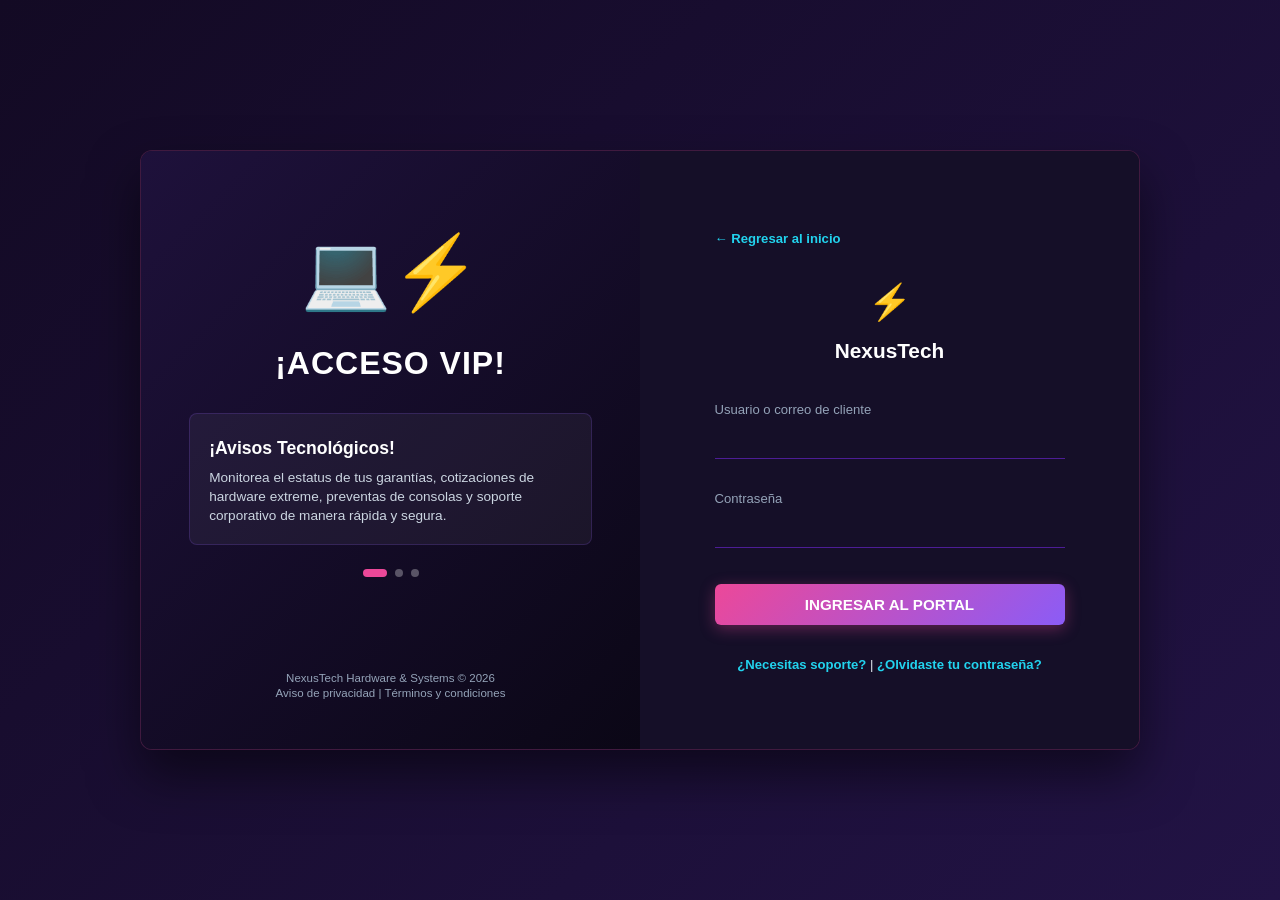
<file: login.html>
<!DOCTYPE html>
<html lang="es">
<head>
    <meta charset="UTF-8">
    <meta name="viewport" content="width=device-width, initial-scale=1.0">
    <title>Portal de Clientes - NexusTech Hardware & Systems</title>
    <link rel="stylesheet" href="styles.css">
</head>
<body class="cbtis-login-body">

    <!-- Contenedor principal de dos columnas -->
    <div class="cbtis-login-container">

        <!-- LADO IZQUIERDO: Panel Tecnológico con Bienvenida e Ilustración -->
        <div class="cbtis-left-panel">
            <div class="cbtis-left-content">
                
                <div class="cbtis-illustration-box">
                    <div class="cbtis-badge-icon">💻⚡</div>
                    <h2>¡ACCESO VIP!</h2>
                </div>

                <div class="cbtis-notices-box">
                    <h3>¡Avisos Tecnológicos!</h3>
                    <p>Monitorea el estatus de tus garantías, cotizaciones de hardware extreme, preventas de consolas y soporte corporativo de manera rápida y segura.</p>
                </div>

                <div class="cbtis-slider-dots">
                    <span class="cbtis-dot active"></span>
                    <span class="cbtis-dot"></span>
                    <span class="cbtis-dot"></span>
                </div>
            </div>

            <div class="cbtis-left-footer">
                NexusTech Hardware & Systems &copy; 2026<br>
                <span>Aviso de privacidad | Términos y condiciones</span>
            </div>
        </div>

        <!-- LADO DERECHO: Panel con el Formulario de Acceso -->
        <div class="cbtis-right-panel">
            <div class="cbtis-login-wrapper">
                
                <div class="login-back-container">
                    <a href="index.html" class="cbtis-back-link">← Regresar al inicio</a>
                </div>

                <div class="cbtis-logo-header">
                    <div class="login-logo-emoji">⚡</div>
                    <h1>Nexus<strong>Tech</strong></h1>
                </div>

                <form id="form-login" action="#" method="POST">
                    
                    <div class="cbtis-input-group">
                        <label for="usuario">Usuario o correo de cliente</label>
                        <input type="text" id="usuario" name="usuario" required>
                    </div>

                    <div class="cbtis-input-group">
                        <label for="password">Contraseña</label>
                        <input type="password" id="password" name="password" required>
                    </div>

                    <button type="submit" class="cbtis-btn-ingresar">INGRESAR AL PORTAL</button>

                </form>

                <div class="cbtis-login-help">
                    <a href="#">¿Necesitas soporte?</a> | <a href="#">¿Olvidaste tu contraseña?</a>
                </div>

            </div>
        </div>

    </div>

    <script src="script.js"></script>
</body>
</html>
</file>
<file: styles.css>
/* ======================================================================
   ESTILOS GENERALES Y PORTADA - NEXUSTECH
   ====================================================================== */
*{
    box-sizing: border-box; /* Incluye bordes y rellenos en el ancho y alto total */
    margin: 0;              /* Elimina los márgenes predeterminados de la página */
    padding: 0;             /* Elimina los rellenos internos predeterminados */
}

body {
    font-family: 'Segoe UI', Tahoma, Geneva, Verdana, sans-serif; /* Tipografía principal limpia y moderna */
    color: #e2e8f0;                 /* [Color modificado] Color de texto base claro */
    background-color: #0b0716;      /* [Color modificado] Fondo general morado ultra oscuro tecnológico */
    line-height: 1.6;               /* Espaciado de línea cómodo para la lectura */
}

/* --------------------------------------------------------------------
   BARRA SUPERIOR DE CONTACTO
   -------------------------------------------------------------------- */
.top-bar {
    background-color: #150f28;      /* [Color modificado] Fondo morado oscuro elegante para la barra superior */
    color: #cbd5e1;                 /* Color de texto gris claro secundario */
    font-size: 0.82rem;             /* Tamaño de fuente pequeño y sutil */
    padding: 0.5rem 2rem;           /* Relleno interno superior/inferior y lateral */
    border-bottom: 1px solid rgba(236, 72, 153, 0.2); /* [Color modificado] Línea divisoria en tono magenta sutil */
}

.top-bar-container {
    max-width: 1200px;     /* Ancho máximo estructurado para mantener simetría */
    margin: 0 auto;        /* Centra horizontalmente el contenedor */
    display: flex;         /* Activa el diseño flexible */
    justify-content: space-between; /* Distribuye el espacio entre los elementos internos */
    align-items: center;   /* Centra verticalmente los elementos */
}

.top-contacts {
    display: flex;         /* Distribuye los datos de contacto en fila horizontal */
    gap: 2rem;             /* Separación horizontal entre los elementos */
}

.top-item.whatsapp {
    color: #2dd4bf;        /* [Color modificado] Color turquesa brillante para destacar WhatsApp */
}

/* ======================================================================
   BARRA DE NAVEGACIÓN RESPONSIVA
   ====================================================================== */
.navbar {
    background-color: #120c22; /* [Color modificado] Fondo morado oscuro sólido para el menú de navegación */
    border-bottom: 1px solid rgba(236, 72, 153, 0.25); /* [Color modificado] Borde inferior en tono magenta */
    position: sticky;            /* Fija la barra en la parte superior al hacer scroll */
    top: 0;                      /* Posición de anclaje exacto en la parte superior */
    z-index: 1000;               /* Asegura que la barra esté siempre por encima de otros elementos */
    padding: 0.8rem 1.5rem;      /* Relleno interior de la barra de navegación */
}

.nav-container {
    max-width: 1200px;           /* Ancho máximo alineado con el resto del sitio */
    margin: 0 auto;              /* Centra el contenedor del menú */
    display: flex;               /* Modelo flexible */
    justify-content: space-between; /* Separa el logotipo de los enlaces del menú */
    align-items: center;         /* Alinea verticalmente al centro */
    flex-wrap: wrap;             /* Permite que los elementos bajen si falta espacio */
    gap: 1rem;                   /* Espaciado predeterminado */
}

.nav-brand {
    display: flex;               /* Contenedor flexible para la marca/logo */
    align-items: center;         /* Centra verticalmente el logotipo */
}

.brand-logo-img {
    height: 55px;                /* Altura fija estándar para el logotipo institucional */
    width: auto;                 /* Ancho proporcional automático */
    object-fit: contain;         /* Evita deformaciones en la imagen */
    display: block;              /* Elimina espacios fantasma inferiores */
}

.nav-links {
    display: flex;               /* Organiza los enlaces de navegación en línea */
    align-items: center;         /* Centra verticalmente */
    gap: 1.5rem;                 /* Espacio de separación entre cada opción del menú */
    flex-wrap: wrap;             /* Adaptable en pantallas chicas */
}

.nav-links a {
    text-decoration: none;       /* Quita el subrayado predeterminado de los enlaces */
    color: #cbd5e1;              /* [Color modificado] Texto claro para los enlaces */
    font-weight: 600;            /* Seminegrita para mejor visibilidad */
    font-size: 0.9rem;           /* Tamaño de fuente adecuado */
    transition: color 0.2s;      /* Transición suave al cambiar de color */
}

.nav-links a:hover {
    color: #ec4899;              /* [Color modificado] Cambia a magenta vibrante al pasar el cursor */
}

.btn-nav-login {
    background-color: #ec4899;   /* [Color modificado] Fondo magenta vibrante para el botón de clientes */
    color: white !important;     /* Texto blanco forzado */
    padding: 8px 16px;           /* Relleno interior del botón */
    border-radius: 6px;          /* Esquinas redondeadas */
    transition: background-color 0.2s; /* Transición suave en el color de fondo */
}

.btn-nav-login:hover {
    background-color: #db2777;   /* [Color modificado] Magenta más oscuro al pasar el cursor */
}

@media (max-width: 600px) {
    .navbar {
        padding: 0.6rem 1rem;  /* Reduce el padding en pantallas móviles pequeñas */
    }
    .nav-container {
        justify-content: center; /* Centra los elementos del menú en móviles */
    }
    .nav-links {
        gap: 1rem;             /* Reduce el espacio entre enlaces */
        justify-content: center; /* Centra los enlaces */
    }
}

/* --------------------------------------------------------------------
   SECCIÓN HERO (DOS COLUMNAS CON COLLAGE)
   -------------------------------------------------------------------- */
.hero-section {
    background: linear-gradient(135deg, #130a24 0%, #221345 100%); /* [Color modificado] Degradado morado y violeta profundo */
    color: #ffffff;              /* Texto general en blanco para alto contraste */
    padding: 5rem 2rem;          /* Relleno superior/inferior amplio y lateral */
    overflow: hidden;            /* Oculta desbordamientos */
}

.hero-container {
    max-width: 1200px;           /* Ancho máximo del contenedor principal */
    margin: 0 auto;              /* Centra el contenedor */
    display: grid;               /* Utiliza CSS Grid para organizar las columnas */
    grid-template-columns: 1.1fr 0.9fr; /* Texto ligeramente más ancho que el collage */
    gap: 3rem;                   /* Espacio de separación entre columnas */
    align-items: center;         /* Alinea verticalmente al centro */
}

@media (max-width: 900px) {
    .hero-container {
        grid-template-columns: 1fr; /* Cambia a una sola columna en pantallas medianas/móviles */
    }
}

.hero-tag {
    display: inline-block;       /* Permite aplicar padding y márgenes como bloque */
    background-color: rgba(6, 182, 212, 0.2); /* [Color modificado] Fondo turquesa translúcido */
    border: 1px solid rgba(6, 182, 212, 0.4);  /* Borde turquesa sutil */
    color: #22d3ee;              /* [Color modificado] Texto turquesa brillante */
    padding: 6px 16px;           /* Relleno interior */
    border-radius: 20px;         /* Bordes redondeados estilo píldora */
    font-size: 0.85rem;          /* Tamaño de fuente compacto */
    font-weight: 600;            /* Seminegrita */
    text-transform: uppercase;   /* Convierte el texto en mayúsculas */
    margin-bottom: 1.5rem;       /* Margen inferior */
}

.hero-text-side h1 {
    font-size: 2.8rem;           /* Tamaño de fuente grande para el título principal */
    font-weight: 800;            /* Grosor muy marcado */
    margin-bottom: 1rem;         /* Espacio inferior */
    letter-spacing: -0.5px;      /* Reduce ligeramente el espacio entre letras */
    line-height: 1.2;            /* Altura de línea compacta */
}

.hero-text-side p {
    font-size: 1.1rem;           /* Tamaño de fuente cómodo para la descripción */
    color: #cbd5e1;              /* [Color modificado] Color gris claro legible */
    margin-bottom: 2rem;         /* Espacio inferior */
    line-height: 1.6;            /* Altura de línea legible */
}

.hero-cta-box {
    background: rgba(18, 12, 34, 0.7); /* [Color modificado] Fondo morado oscuro semitransparente */
    border: 1px solid rgba(236, 72, 153, 0.25); /* [Color modificado] Borde magenta translúcido */
    padding: 1.8rem;             /* Relleno interno */
    border-radius: 12px;         /* Bordes redondeados */
    backdrop-filter: blur(6px);  /* Efecto de desenfoque de cristal esmerilado */
}

.btn-orange {
    display: inline-block;       /* Permite dimensiones en enlaces */
    background: linear-gradient(135deg, #ec4899 0%, #8b5cf6 100%); /* [Color modificado] Degradado vibrante de magenta a violeta */
    color: white;                /* Texto blanco */
    padding: 14px 28px;          /* Relleno interior generoso */
    border-radius: 8px;          /* Bordes redondeados */
    text-decoration: none;       /* Quita subrayado */
    font-weight: 700;            /* Negrita */
    font-size: 1.05rem;          /* Tamaño destacado */
    box-shadow: 0 4px 20px rgba(236, 72, 153, 0.4); /* [Color modificado] Sombra magenta difuminada */
    transition: transform 0.2s, box-shadow 0.2s; /* Transiciones suaves */
    margin-bottom: 1.2rem;       /* Espacio inferior */
}

.btn-orange:hover {
    transform: translateY(-2px); /* Eleva ligeramente el botón al pasar el cursor */
    box-shadow: 0 6px 25px rgba(236, 72, 153, 0.6); /* [Color modificado] Aumenta intensidad de sombra */
}

.hero-benefits {
    display: flex;               /* Organiza los beneficios en línea flexible */
    flex-wrap: wrap;             /* Salto de línea automático */
    gap: 15px;                   /* Espacio entre beneficios */
    font-size: 0.9rem;           /* Tamaño estándar */
    color: #e2e8f0;              /* [Color modificado] Gris claro */
    font-weight: 500;            /* Peso medio */
}

/* Estilos del Collage de Imágenes */
.image-collage {
    display: flex;               /* Organiza los elementos en columna */
    flex-direction: column;      /* Dirección vertical */
    gap: 15px;                   /* Espacio entre imágenes */
    background: rgba(255, 255, 255, 0.04); /* Fondo translúcido sutil */
    padding: 20px;               /* Relleno interior */
    border-radius: 20px;         /* Bordes redondeados del contenedor */
    border: 1px solid rgba(139, 92, 246, 0.2); /* [Color modificado] Borde violeta sutil */
}

.collage-main img {
    width: 100%;                 /* Ancho completo */
    height: 240px;               /* Altura fija para la imagen principal */
    object-fit: cover;           /* Recorta proporcionalmente sin deformar */
    border-radius: 12px;         /* Bordes redondeados */
    box-shadow: 0 10px 25px rgba(0,0,0,0.4); /* Sombra de profundidad */
}

.collage-sub {
    display: grid;               /* Cuadrícula para las dos imágenes inferiores */
    grid-template-columns: 1fr 1fr; /* Dos columnas iguales */
    gap: 15px;                   /* Espacio entre las secundarias */
}

.collage-sub img {
    width: 100%;                 /* Ancho completo */
    height: 140px;               /* Altura fija para secundarias */
    object-fit: cover;           /* Recorte proporcional */
    border-radius: 12px;         /* Bordes redondeados */
    box-shadow: 0 8px 20px rgba(0,0,0,0.4); /* Sombra de profundidad */
}

/* Clases específicas para el formulario de informes */
.hero-title-custom {
    font-size: 2.5rem;           /* Tamaño de título personalizado */
    margin-bottom: 1rem;         /* Margen inferior */
}

.hero-desc-custom {
    color: #cbd5e1;              /* [Color modificado] Color secundario claro */
    font-size: 1.0rem;           /* Tamaño legible */
    margin-bottom: 1.5rem;       /* Margen inferior */
}

.hero-subtitle-custom {
    font-size: 0.95rem;          /* Subtítulo */
    font-weight: 600;            /* Seminegrita */
    color: #22d3ee;              /* [Color modificado] Turquesa brillante */
    margin-bottom: 0.8rem;       /* Margen inferior */
}

.hero-benefits-column {
    display: flex;               /* Flexible vertical */
    flex-direction: column;      /* Apilado vertical */
    gap: 8px;                    /* Espaciado ajustado */
}

.cbtis-hero-form-card {
    background-color: #150f28;   /* [Color modificado] Fondo morado oscuro sólido para la tarjeta del formulario */
    color: #e2e8f0;              /* [Color modificado] Texto claro dentro de la tarjeta */
    padding: 2.2rem;             /* Relleno interno amplio */
    border-radius: 16px;         /* Bordes redondeados marcados */
    box-shadow: 0 20px 40px rgba(0, 0, 0, 0.4); /* Sombra elegante flotante */
    width: 100%;                 /* Ancho completo disponible */
    max-width: 440px;            /* Ancho máximo de la tarjeta */
    margin: 0 auto;              /* Centrado horizontal */
    border: 1px solid rgba(236, 72, 153, 0.2); /* [Color modificado] Borde sutil magenta */
}

.form-card-title {
    color: #ffffff;              /* [Color modificado] Color blanco destacado */
    font-size: 1.25rem;          /* Mediano destacado */
    font-weight: 700;            /* Negrita */
    margin-bottom: 1rem;         /* Margen inferior */
    text-align: center;          /* Centrado */
}

.form-group-margin {
    margin-bottom: 1rem;         /* Espacio inferior estándar entre campos */
}

.form-control-input {
    width: 100%;                 /* Ancho completo */
    background: #1e1535;         /* [Color modificado] Fondo morado interno para inputs */
    border: 1px solid #4c1d95;   /* [Color modificado] Borde violeta */
    border-radius: 8px;          /* Bordes redondeados */
    padding: 10px 14px;          /* Relleno interior cómodo */
    font-size: 0.9rem;           /* Tamaño de letra interno */
    color: #ffffff;              /* [Color modificado] Texto interno blanco */
    outline: none;               /* Sin borde de enfoque por defecto */
}

.form-control-select {
    width: 100%;                 /* Ancho completo */
    background: #1e1535;         /* [Color modificado] Fondo morado */
    border: 1px solid #4c1d95;   /* [Color modificado] Borde violeta */
    border-radius: 8px;          /* Bordes redondeados */
    padding: 10px 14px;          /* Relleno interior */
    font-size: 0.9rem;           /* Tamaño de fuente */
    color: #ffffff;              /* [Color modificado] Texto blanco */
    outline: none;               /* Quita contorno */
}
/*madas1*/
.form-date-label {
    font-size: 0.78rem;         /* Letra pequeña para etiquetas de fecha */
    color: #94a3b8;             /* [Color modificado] Gris secundario más claro */
    display: block;             /* Ocupa su propia línea */
    margin-bottom: 2px;         /* Margen inferior mínimo */
}

.form-control-date {
    width: 100%;                /* Ancho completo */
    background: #1e1535;         /* [Color modificado] Fondo morado interno */
    border: 1px solid #4c1d95;   /* [Color modificado] Borde violeta */
    border-radius: 8px;        /* Bordes redondeados */
    padding: 8px 14px;         /* Relleno interior */
    font-size: 0.9rem;         /* Tamaño de fuente */
    color: #ffffff;            /* [Color modificado] Texto interno blanco */
    outline: none;             /* Quita contorno */
}

.form-control-textarea {
    width: 100%;                /* Ancho completo */
    background: #1e1535;         /* [Color modificado] Fondo morado interno */
    border: 1px solid #4c1d95;   /* [Color modificado] Borde violeta */
    border-radius: 8px;        /* Bordes redondeados */
    padding: 10px 14px;        /* Relleno interior */
    font-size: 0.9rem;         /* Tamaño de fuente */
    color: #ffffff;            /* [Color modificado] Texto interno blanco */
    outline: none;             /* Quita contorno */
    font-family: inherit;      /* Hereda tipografía general */
}

/* ======================================================================
   CORRECCIÓN DEFINITIVA PARA LA CASILLA Y EL TEXTO DE ACEPTAR TÉRMINOS
   ====================================================================== */
.form-group-checkbox {
    margin-bottom: 1.2rem;     /* Espacio inferior */
    display: flex;             /* Contenedor flexible */
    flex-direction: row !important; /* Fuerza dirección horizontal estricta */
    align-items: flex-start !important; /* Alinea arriba */
    justify-content: flex-start !important; /* Alinea a la izquierda */
    gap: 10px;                 /* Espacio horizontal entre cuadro y texto */
    text-align: left;           /* Alineación izquierda */
    width: 100%;                /* Ancho completo */
}

.form-checkbox-input {
    width: 18px !important;    /* Ancho fijo forzado para el checkbox */
    height: 18px !important;   /* Alto fijo forzado */
    min-width: 18px;           /* Evita compresión */
    cursor: pointer;           /* Cambia cursor a mano */
    margin-top: 2px;           /* Ajuste vertical fino con la primera línea */
    flex-shrink: 0;            /* Impide deformación */
    appearance: auto;          /* Restaura el comportamiento visual nativo */
    -webkit-appearance: checkbox; /* Compatibilidad WebKit */
}

.form-checkbox-label {
    font-size: 0.78rem !important; /* Letra pequeña legible para textos legales */
    color: #cbd5e1 !important;    /* [Color modificado] Gris claro legible sobre fondo oscuro */
    line-height: 1.35 !important;  /* Altura de línea compacta */
    cursor: pointer;              /* Cursor interactivo */
    display: inline-block !important; /* Comportamiento en línea */
    width: auto !important;        /* Ancho automático */
    flex: 1;                       /* Ocupa el resto del espacio disponible */
}

.form-submit-btn {
    background: linear-gradient(135deg, #ec4899 0%, #8b5cf6 100%); /* [Color modificado] Degradado magenta/violeta vibrante */
    width: 100%;                   /* Ancho completo */
    border-radius: 8px;            /* Bordes redondeados */
    padding: 12px;                 /* Relleno interior */
    font-weight: 700;              /* Negrita */
    color: white;                  /* Texto blanco */
    border: none;                  /* Sin bordes */
    cursor: pointer;               /* Cursor de mano */
    box-shadow: 0 4px 15px rgba(236, 72, 153, 0.35); /* [Color modificado] Sombra magenta */
    transition: background 0.2s;   /* Transición suave */
}

.form-submit-btn:hover {
    background: linear-gradient(135deg, #db2777 0%, #7c3aed 100%); /* [Color modificado] Tono más oscuro al pasar el cursor */
}

.cbtis-hero-form-card input:focus, 
.cbtis-hero-form-card select:focus, 
.cbtis-hero-form-card textarea:focus {
    border-color: #ec4899 !important; /* [Color modificado] Cambia el borde a magenta brillante al enfocar */
    box-shadow: 0 0 0 3px rgba(236, 72, 153, 0.2); /* [Color modificado] Brillo magenta sutil alrededor */
}

/* ======================================================================
   ESTILOS DE OFERTA EDUCATIVA CON IMÁGENES
   ====================================================================== */
.careers-section {
    padding: 5rem 2rem;            /* Espaciado superior/inferior */
    background-color: #0b0716;     /* [Color modificado] Fondo general morado ultra oscuro */
}

.section-container {
    max-width: 1200px;             /* Ancho máximo centrado */
    margin: 0 auto;                /* Centrado horizontal */
}

.section-header {
    text-align: center;            /* Centrado de títulos de sección */
    margin-bottom: 3.5rem;         /* Espacio inferior */
}

.section-header h2 {
    font-size: 2.2rem;             /* Título grande */
    color: #ffffff;                /* [Color modificado] Título blanco destacado */
    margin-bottom: 0.5rem;         /* Espacio con subtítulo */
}

.section-header p {
    color: #94a3b8;                /* [Color modificado] Gris secundario */
    font-size: 1.05rem;            /* Tamaño legible */
}

.careers-grid {
    display: grid;                 /* Cuadrícula CSS adaptable */
    grid-template-columns: repeat(auto-fit, minmax(260px, 1fr)); /* Columnas responsivas */
    gap: 2rem;                     /* Espacio entre tarjetas */
}

.career-card {
    background-color: #150f28;     /* [Color modificado] Fondo morado oscuro para las tarjetas */
    border: 1px solid rgba(139, 92, 246, 0.2); /* [Color modificado] Borde violeta sutil */
    border-radius: 12px;           /* Esquinas redondeadas */
    overflow: hidden;              /* Oculta desbordamientos internos */
    box-shadow: 0 4px 15px rgba(0, 0, 0, 0.3); /* Sombra elegante */
    transition: transform 0.2s ease, box-shadow 0.2s ease; /* Transiciones suaves */
}

.career-card:hover {
    transform: translateY(-5px);   /* Eleva la tarjeta al pasar el cursor */
    box-shadow: 0 15px 30px rgba(236, 72, 153, 0.15); /* [Color modificado] Sombra magenta suave */
    border-color: #ec4899;         /* [Color modificado] Borde magenta al pasar cursor */
}

.career-img-container {
    width: 100%;                   /* Ancho completo */
    height: 160px;                 /* Altura fija de imagen */
    overflow: hidden;              /* Oculta desbordamientos */
}

.career-img-container img {
    width: 100%;                   /* Ancho adaptado */
    height: 100%;                  /* Alto adaptado */
    object-fit: cover;             /* Recorte proporcional */
    transition: transform 0.3s ease; /* Transición para zoom */
}

.career-card:hover .career-img-container img {
    transform: scale(1.05);        /* Efecto zoom in en imagen al hacer hover */
}

.career-content {
    padding: 1.8rem;               /* Relleno interno de textos */
}

.career-content h3 {
    font-size: 1.15rem;            /* Tamaño de título */
    color: #ffffff;                /* [Color modificado] Texto blanco */
    margin-bottom: 0.8rem;         /* Espacio inferior */
    font-weight: 700;              /* Negrita */
}

.career-content p {
    color: #cbd5e1;                /* [Color modificado] Gris descriptivo claro */
    font-size: 0.9rem;             /* Tamaño estándar */
    line-height: 1.5;              /* Altura de línea */
}

/* ======================================================================
   ESTILOS DEL PIE DE PÁGINA (FOOTER CON REDES SOCIALES)
   ====================================================================== */
.footer {
    background-color: #0b0716;     /* [Color modificado] Fondo morado ultra oscuro */
    color: #94a3b8;                /* Texto gris claro */
    padding: 2.5rem 2rem;          /* Relleno interior */
    border-top: 1px solid rgba(236, 72, 153, 0.15); /* [Color modificado] Línea superior magenta sutil */
}

.footer-container {
    max-width: 1200px;             /* Ancho máximo alineado */
    margin: 0 auto;                /* Centrado horizontal */
    display: flex;                 /* Distribución flexible */
    justify-content: space-between; /* Separa créditos de redes */
    align-items: center;           /* Centrado vertical */
    flex-wrap: wrap;               /* Adaptable */
    gap: 1.5rem;                   /* Espacio entre elementos */
}

.footer-info p {
    font-size: 0.9rem;             /* Tamaño estándar */
    color: #e2e8f0;                /* [Color modificado] Color legible claro */
    margin-bottom: 0.3rem;         /* Espacio mínimo */
}

.footer-author {
    font-size: 0.82rem;            /* Letra pequeña para autor */
    color: #94a3b8;                /* Gris sutil */
}

.footer-socials {
    display: flex;                 /* Iconos en línea */
    gap: 12px;                     /* Espacio entre iconos */
}

.social-icon {
    width: 38px;                   /* Ancho fijo circular */
    height: 38px;                  /* Alto fijo circular */
    background: rgba(255, 255, 255, 0.05); /* Fondo translúcido */
    border: 1px solid rgba(139, 92, 246, 0.2); /* [Color modificado] Borde violeta sutil */
    color: #ffffff;                /* Icono blanco */
    border-radius: 50%;            /* Círculo perfecto */
    display: flex;                 /* Centrado interno */
    align-items: center;           /* Centrado vertical */
    justify-content: center;       /* Centrado horizontal */
    text-decoration: none;         /* Sin subrayado */
    font-weight: 700;              /* Negrita */
    font-size: 0.95rem;            /* Tamaño del símbolo */
    transition: background 0.2s, transform 0.2s, border-color 0.2s; /* Transiciones */
}

.social-icon:hover {
    background: #ec4899;           /* [Color modificado] Magenta vibrante al pasar cursor */
    border-color: #ec4899;         /* [Color modificado] Borde magenta */
    transform: translateY(-3px);   /* Eleva sutilmente el icono */
}

@media (max-width: 768px) {
    .footer-container {
        flex-direction: column;    /* Columna en tablets y móviles */
        text-align: center;        /* Centra textos del footer */
    }
    .footer-socials {
        justify-content: center;   /* Centra iconos sociales */
    }
}

/* ======================================================================
   ESTILOS DE LOGIN EN PANTALLA PARTIDA - NEXUSTECH
   ====================================================================== */
.cbtis-login-body {
    margin: 0;                     /* Sin márgenes */
    padding: 0;                    /* Sin padding */
    font-family: 'Segoe UI', Tahoma, Geneva, Verdana, sans-serif; /* Tipografía general */
    background: linear-gradient(135deg, #130a24 0%, #221345 100%); /* [Color modificado] Fondo degradado morado */
    min-height: 100vh;             /* Altura mínima de pantalla completa */
    display: flex;                 /* Centrado flexible */
    justify-content: center;       /* Centrado horizontal */
    align-items: center;           /* Centrado vertical */
}

.cbtis-login-container {
    width: 100%;                   /* Ancho completo */
    max-width: 1000px;             /* Ancho máximo de la tarjeta de login */
    height: 600px;                 /* Altura fija estándar */
    background-color: #150f28;     /* [Color modificado] Fondo morado oscuro para el contenedor */
    border-radius: 12px;           /* Bordes redondeados */
    box-shadow: 0 25px 50px rgba(0, 0, 0, 0.5); /* Sombra pronunciada */
    display: grid;                 /* Pantalla dividida en cuadrícula */
    grid-template-columns: 1fr 1fr; /* Dos columnas iguales (panel izquierdo y derecho) */
    overflow: hidden;              /* Oculta desbordamientos */
    margin: 2rem;                  /* Margen exterior */
    border: 1px solid rgba(236, 72, 153, 0.2); /* [Color modificado] Borde sutil magenta */
}

@media (max-width: 850px) {
    .cbtis-login-container {
        grid-template-columns: 1fr; /* Una sola columna en dispositivos menores */
        height: auto;              /* Altura automática */
    }
    .cbtis-left-panel {
        display: none;             /* Oculta el panel izquierdo decorativo en móviles */
    }
}

.cbtis-left-panel {
    background: linear-gradient(135deg, #1e113b 0%, #0b0716 100%); /* [Color modificado] Degradado morado profundo */
    color: white;                  /* Texto blanco */
    padding: 3rem;                 /* Relleno interno */
    display: flex;                 /* Diseño flexible */
    flex-direction: column;        /* Apilado vertical */
    justify-content: space-between; /* Distribuye espacio superior e inferior */
}

.cbtis-illustration-box {
    text-align: center;            /* Centrado */
    margin-top: 1rem;              /* Margen superior */
}

.cbtis-badge-icon {
    font-size: 4.5rem;             /* Tamaño grande para icono/emoji */
    margin-bottom: 0.5rem;         /* Margen inferior */
}

.cbtis-illustration-box h2 {
    font-size: 2rem;               /* Título grande */
    font-weight: 800;              /* Negrita fuerte */
    letter-spacing: 1px;           /* Espaciado entre letras */
}

.cbtis-notices-box {
    background: rgba(255, 255, 255, 0.05); /* [Color modificado] Caja translúcida sutil */
    padding: 1.2rem;               /* Relleno interno */
    border-radius: 8px;            /* Bordes redondeados */
    margin-top: 1.5rem;            /* Margen superior */
    border: 1px solid rgba(139, 92, 246, 0.2); /* Borde sutil */
}
/* mamadas*/
.cbtis-notices-box h3 {
    font-size: 1.1rem;             /* Título de aviso */
    margin-bottom: 0.4rem;         /* Margen inferior */
    color: #ffffff;                /* [Color modificado] Título blanco destacado */
}

.cbtis-notices-box p {
    font-size: 0.85rem;            /* Texto pequeño */
    color: #cbd5e1;                /* [Color modificado] Texto claro legible */
    line-height: 1.4;              /* Altura de línea */
}

.cbtis-slider-dots {
    display: flex;                 /* Indicadores de slider en fila */
    justify-content: center;       /* Centrados */
    gap: 8px;                      /* Espacio entre puntos */
    margin-top: 1.5rem;            /* Margen superior */
}

.cbtis-dot {
    width: 8px;                    /* Ancho de punto inactivo */
    height: 8px;                   /* Alto de punto inactivo */
    background-color: rgba(255, 255, 255, 0.3); /* Translúcido */
    border-radius: 50%;            /* Circular */
}

.cbtis-dot.active {
    background-color: #ec4899;     /* [Color modificado] Magenta vibrante para punto activo */
    width: 24px;                   /* Más ancho simulando barra activa */
    border-radius: 4px;            /* Bordes redondeados */
}

.cbtis-left-footer {
    font-size: 0.72rem;            /* Letra pequeña institucional */
    color: #94a3b8;                /* [Color modificado] Gris claro institucional */
    text-align: center;            /* Centrado */
    line-height: 1.3;              /* Altura de línea */
}

.cbtis-right-panel {
    background-color: #150f28;     /* [Color modificado] Panel derecho morado oscuro para el formulario de login */
    color: #e2e8f0;                /* [Color modificado] Texto claro */
    padding: 3rem 3.5rem;          /* Relleno interno amplio */
    display: flex;                 /* Flexible */
    flex-direction: column;        /* Vertical */
    justify-content: center;       /* Centrado vertical */
}

.cbtis-login-wrapper {
    width: 100%;                   /* Ancho completo */
    max-width: 350px;              /* Ancho máximo del contenedor de login */
    margin: 0 auto;                /* Centrado horizontal */
}

.login-back-container {
    margin-bottom: 1.5rem;         /* Margen inferior */
}

.cbtis-back-link {
    color: #22d3ee;                /* [Color modificado] Enlace turquesa brillante */
    font-size: 0.82rem;            /* Tamaño pequeño */
    text-decoration: none;         /* Sin subrayado */
    font-weight: 600;              /* Seminegrita */
}

.cbtis-back-link:hover {
    text-decoration: underline;    /* Subraya al pasar cursor */
}

.cbtis-logo-header {
    text-align: center;            /* Centrado */
    margin-bottom: 2rem;           /* Margen inferior */
}

.login-logo-emoji {
    font-size: 2.2rem;             /* Emoji grande */
    margin-bottom: 0.2rem;         /* Margen inferior */
}

.cbtis-logo-header h1 {
    font-size: 1.3rem;             /* Tamaño título */
    color: #ffffff;                /* [Color modificado] Título blanco */
    font-weight: 700;              /* Negrita */
}

.cbtis-logo-header h1 span {
    color: #ec4899;                /* [Color modificado] Acento en magenta brillante */
}

.cbtis-input-group {
    margin-bottom: 1.8rem;         /* Espacio inferior */
    position: relative;            /* Posicionamiento relativo */
}

.cbtis-input-group label {
    display: block;                /* Ocupa su línea */
    font-size: 0.82rem;            /* Pequeño */
    color: #94a3b8;                /* [Color modificado] Gris claro */
    margin-bottom: 0.3rem;         /* Margen inferior */
    font-weight: 500;              /* Medio */
}

.cbtis-input-group input {
    width: 100%;                   /* Ancho completo */
    border: none;                  /* Sin borde completo */
    border-bottom: 1px solid #4c1d95; /* [Color modificado] Borde inferior violeta oscuro */
    padding: 8px 0;                /* Relleno */
    font-size: 0.95rem;            /* Tamaño de fuente */
    color: #ffffff;                /* [Color modificado] Texto blanco */
    background: transparent;       /* Fondo transparente */
    outline: none;                 /* Sin contorno */
    transition: border-color 0.2s; /* Transición suave */
}

.cbtis-input-group input:focus {
    border-bottom: 2px solid #ec4899; /* [Color modificado] Cambia a borde inferior magenta al enfocar */
}

.cbtis-btn-ingresar {
    width: 100%;                   /* Ancho completo */
    background: linear-gradient(135deg, #ec4899 0%, #8b5cf6 100%); /* [Color modificado] Degradado magenta y violeta */
    color: white;                  /* Texto blanco */
    border: none;                  /* Sin bordes */
    padding: 12px;                 /* Relleno */
    border-radius: 6px;            /* Esquinas redondeadas */
    font-weight: 700;              /* Negrita */
    font-size: 0.95rem;            /* Tamaño */
    cursor: pointer;               /* Mano interactiva */
    box-shadow: 0 4px 15px rgba(236, 72, 153, 0.35); /* [Color modificado] Sombra magenta */
    transition: background-color 0.2s, transform 0.1s; /* Transiciones */
    margin-top: 0.5rem;            /* Margen superior */
}

.cbtis-btn-ingresar:hover {
    background: linear-gradient(135deg, #db2777 0%, #7c3aed 100%); /* [Color modificado] Tono más oscuro al pasar cursor */
}

.cbtis-login-help {
    text-align: center;            /* Centrado */
    margin-top: 1.8rem;            /* Margen superior */
    font-size: 0.82rem;            /* Pequeño */
}

.cbtis-login-help a {
    color: #22d3ee;                /* [Color modificado] Turquesa brillante */
    text-decoration: none;         /* Sin subrayado */
    font-weight: 600;              /* Seminegrita */
}

.cbtis-login-help a:hover {
    text-decoration: underline;    /* Subraya al pasar cursor */
}

/* ======================================================================
   ESTILOS Y RECORRIDO DE DOCENTES
   ====================================================================== */
.teachers-section {
    background: linear-gradient(135deg, #130a24 0%, #221345 100%); /* [Color modificado] Fondo degradado morado oscuro */
    color: white;                  /* Texto blanco */
    padding: 4rem 1.5rem;          /* Relleno superior/inferior y lateral */
}

.teachers-container {
    max-width: 1200px;             /* Ancho máximo centrado */
    margin: 0 auto;                /* Centrado horizontal */
}

.teachers-header {
    display: flex;                 /* Flexible */
    justify-content: space-between; /* Separa título de botones */
    align-items: flex-end;         /* Alineación inferior */
    margin-bottom: 2.5rem;         /* Margen inferior */
    flex-wrap: wrap;               /* Adaptable */
    gap: 1.5rem;                   /* Espacio entre elementos */
}

.teachers-tag {
    display: inline-block;         /* Bloque en línea */
    color: #22d3ee;                /* [Color modificado] Turquesa brillante */
    font-size: 0.82rem;            /* Pequeño */
    font-weight: 700;              /* Negrita */
    text-transform: uppercase;     /* Mayúsculas */
    margin-bottom: 0.6rem;         /* Margen inferior */
    letter-spacing: 0.5px;         /* Espaciado de letras */
}

.convenience-tag-custom {
    color: #ec4899;                /* [Color modificado] Magenta específico para convenios */
}

.teachers-header h2 {
    font-size: 2.2rem;             /* Título grande */
    font-weight: 800;              /* Negrita fuerte */
    margin-bottom: 0.6rem;         /* Margen inferior */
    letter-spacing: -0.5px;        /* Espaciado ajustado */
}

.teachers-header p {
    color: #cbd5e1;                /* Gris claro */
    font-size: 1rem;               /* Estándar */
    max-width: 700px;              /* Ancho máximo para lectura cómoda */
    line-height: 1.6;              /* Altura de línea */
}

.teachers-nav-buttons {
    display: flex;                 /* Botones en línea */
    gap: 10px;                     /* Espaciado entre flechas */
}

.nav-btn {
    width: 42px;                   /* Ancho fijo circular */
    height: 42px;                  /* Alto fijo circular */
    background: rgba(255, 255, 255, 0.05); /* Translúcido */
    border: 1px solid rgba(139, 92, 246, 0.3); /* [Color modificado] Borde violeta translúcido */
    color: white;                  /* Símbolo blanco */
    border-radius: 50%;            /* Circular */
    font-size: 1.4rem;             /* Tamaño de flecha */
    cursor: pointer;               /* Mano interactiva */
    display: flex;                 /* Centrado interno */
    align-items: center;           /* Centrado vertical */
    justify-content: center;       /* Centrado horizontal */
    transition: background 0.2s, transform 0.1s; /* Transiciones */
}

.nav-btn:hover {
    background: rgba(236, 72, 153, 0.25); /* [Color modificado] Magenta translúcido al pasar cursor */
    transform: scale(1.05);        /* Ligero zoom */
}

.teachers-grid {
    display: flex;                 /* Carrusel horizontal flexible */
    gap: 1.5rem;                   /* Espacio entre tarjetas de profesores */
    overflow-x: auto;              /* Permite scroll horizontal */
    scroll-behavior: smooth;       /* Movimiento fluido al usar botones */
    padding-bottom: 1rem;          /* Relleno inferior */
    scrollbar-width: none;         /* Oculta barra de desplazamiento en Firefox */
}

.teachers-grid::-webkit-scrollbar {
    display: none;                 /* Oculta barra de desplazamiento en Chrome/Safari */
}

.teacher-card {
    flex: 0 0 calc(25% - 1.15rem); /* Ancho fijo exacto para mostrar 4 tarjetas en pantallas grandes */
    background: #150f28;           /* [Color modificado] Fondo morado oscuro */
    border-radius: 16px;           /* Bordes redondeados */
    overflow: hidden;              /* Oculta desbordamientos */
    border: 1px solid rgba(139, 92, 246, 0.2); /* [Color modificado] Borde violeta sutil */
    transition: transform 0.2s ease, box-shadow 0.2s ease; /* Transiciones */
}

@media (max-width: 1024px) {
    .teacher-card {
        flex: 0 0 calc(43% - 0.75rem); /* Ajusta para mostrar 2 tarjetas en tablets */
    }
}

@media (max-width: 650px) {
    .teacher-card {
        flex: 0 0 82%;             /* Ajusta para mostrar una tarjeta grande en móviles */
    }
}

.teacher-card:hover {
    transform: translateY(-5px);   /* Eleva la tarjeta al pasar el cursor */
    box-shadow: 0 15px 30px rgba(236, 72, 153, 0.2); /* [Color modificado] Sombra magenta profunda */
    border-color: #ec4899;         /* [Color modificado] Borde magenta al pasar cursor */
}

.teacher-card img {
    width: 100%;                   /* Ancho completo */
    height: 240px;                 /* Altura fija de la foto del docente */
    object-fit: cover;             /* Recorte proporcional */
    object-position: top;          /* Enfoca la parte superior (rostro) de la foto */
}

.teacher-info {
    padding: 1.5rem;               /* Relleno interior para los datos del profesor */
    background: linear-gradient(180deg, rgba(21, 15, 40, 0.9) 0%, rgba(11, 7, 22, 0.95) 100%); /* [Degradado actualizado] */
}

.teacher-info h3 {
    font-size: 1.1rem;             /* Nombre del profesor */
    font-weight: 700;              /* Negrita */
    color: white;                  /* Blanco */
    margin-bottom: 0.4rem;         /* Margen inferior */
}

.teacher-info p {
    font-size: 0.85rem;            /* Descripción de especialidad */
    color: #cbd5e1;                /* [Color modificado] Gris claro legible */
    line-height: 1.4;              /* Altura de línea */
}

/* ======================================================================
   ESTILOS DE CONVENIOS EN DOBLE LÍNEA (MARQUESINAS INFINITAS)
   ====================================================================== */
.convenios-section {
    padding: 5rem 0;               /* Relleno superior e inferior */
    background-color: #0b0716;     /* [Color modificado] Fondo morado ultra oscuro */
    overflow: hidden;              /* Oculta desbordamientos laterales */
    border-top: 1px solid rgba(236, 72, 153, 0.2); /* [Color modificado] Borde superior magenta */
    border-bottom: 1px solid rgba(236, 72, 153, 0.2); /* [Color modificado] Borde inferior magenta */
}

.convenios-container {
    max-width: 1200px;             /* Ancho máximo centrado */
    margin: 0 auto;                /* Centrado horizontal */
    padding: 0 2rem;               /* Relleno lateral */
}

.marquee-wrapper {
    position: relative;            /* Posicionamiento relativo para la marquesina */
    width: 100%;                   /* Ancho completo */
    overflow: hidden;              /* Oculta tarjetas fuera de pantalla */
    mask-image: linear-gradient(to right, transparent, black 10%, black 90%, transparent); /* Desvanece los bordes izquierdo y derecho */
    -webkit-mask-image: linear-gradient(to right, transparent, black 10%, black 90%, transparent); /* Soporte WebKit para desvanecimiento */
}

.marquee-wrapper-spacing {
    margin-top: 1.5rem;            /* Separación entre la primera y segunda línea de convenios */
}

.marquee-track {
    display: flex;                 /* Elementos en línea horizontal continua */
    gap: 1.5rem;                   /* Espacio entre tarjetas de marcas */
    width: max-content;            /* Ancho automático basado en el contenido total */
}

.marquee-wrapper:hover .marquee-track {
    animation-play-state: paused !important; /* Pausa el movimiento al pasar el cursor sobre las marcas */
}

.marquee-track-top {
    animation: scrollLeft 35s linear infinite; /* Animación continua hacia la izquierda */
}

.marquee-track-bottom {
    animation: scrollRight 35s linear infinite; /* Animación continua hacia la derecha (inversa) */
}

@keyframes scrollLeft {
    0% { transform: translateX(0); }        /* Inicia en posición original */
    100% { transform: translateX(-50%); }   /* Desplaza exactamente la mitad (el grupo original) para crear bucle infinito */
}

@keyframes scrollRight {
    0% { transform: translateX(-50%); }     /* Inicia desplazado a la mitad */
    100% { transform: translateX(0); }      /* Regresa a la posición inicial creando bucle fluido */
}

.convenio-card {
    background: #150f28;           /* [Color modificado] Fondo morado oscuro para las tarjetas de empresa */
    border: 1px solid rgba(139, 92, 246, 0.2); /* [Color modificado] Borde violeta sutil */
    padding: 1.2rem 2rem;          /* Relleno interior generoso */
    border-radius: 12px;           /* Bordes redondeados */
    font-weight: 600;              /* Seminegrita */
    font-size: 1rem;               /* Tamaño estándar */
    color: #cbd5e1;                /* [Color modificado] Texto claro legible */
    white-space: nowrap;           /* Impide que el texto de la marca haga salto de línea */
    box-shadow: 0 4px 10px rgba(0, 0, 0, 0.3); /* Sombra sutil */
    transition: transform 0.2s ease, border-color 0.2s ease, background-color 0.2s ease; /* Transiciones suaves */
    display: flex;                 /* Flexible */
    align-items: center;           /* Centrado vertical */
    justify-content: center;       /* Centrado horizontal */
    min-width: 190px;              /* Ancho mínimo uniforme para todas las tarjetas */
}

.convenio-card:hover {
    transform: translateY(-3px);   /* Eleva la tarjeta de convenio al pasar el cursor */
    border-color: #ec4899;         /* [Color modificado] Cambia el borde a magenta brillante */
    background-color: #1e1535;     /* [Color modificado] Fondo morado un poco más claro */
    color: #ec4899;                /* [Color modificado] Texto magenta brillante */
    box-shadow: 0 10px 20px rgba(236, 72, 153, 0.2); /* [Color modificado] Sombra magenta elegante */
}

/* ======================================================================
   ESTILOS MODERNOS PARA LA SECCIÓN MULTIMEDIA Y RECURSOS
   ====================================================================== */
.careers-section div[style*="background: #f9f9f9"] {
    background: linear-gradient(135deg, #150f28 0%, #1a1333 100%) !important; /* Fondo morado oscuro acorde al sitio */
    border: 1px solid rgba(139, 92, 246, 0.25); /* Borde sutil violeta tecnológico */
    box-shadow: 0 15px 35px rgba(0, 0, 0, 0.4); /* Sombra profunda para dar relieve */
    padding: 2.5rem !important;                  /* Relleno interior más amplio y cómodo */
    border-radius: 16px !important;              /* Esquinas redondeadas acordes al diseño */
    color: #e2e8f0;                              /* Texto claro general */
    margin-top: 40px;
}

/* Título de la sección multimedia */
.careers-section div[style*="background: #f9f9f9"] h3 {
    font-size: 1.6rem;
    font-weight: 700;
    color: #ffffff;
    margin-bottom: 0.8rem;
    letter-spacing: -0.5px;
}

/* Descripción de la sección multimedia */
.careers-section div[style*="background: #f9f9f9"] p {
    color: #cbd5e1;
    font-size: 1rem;
    line-height: 1.6;
    max-width: 900px;
}

/* Estilo personalizado para el reproductor de audio */
.careers-section audio {
    width: 100%;
    max-width: 600px;
    height: 45px;
    border-radius: 30px;
    outline: none;
    filter: invert(0.9) hue-rotate(180deg); /* Opcional: da un toque más oscuro e integrado al reproductor nativo */
}

/* Contenedores de iframes (Spotify y GIF) para evitar recuadros extraños */
.careers-section div[style*="margin: 15px 0"] iframe {
    background: #0b0716;                       /* Fondo oscuro interno por si carga lento */
    border-radius: 12px;                       /* Esquinas redondeadas para los reproductores/marcos */
    border: 1px solid rgba(236, 72, 153, 0.2); /* Borde sutil en tono magenta */
    box-shadow: 0 8px 20px rgba(0, 0, 0, 0.3); /* Sombra flotante */
    transition: border-color 0.3s ease;
}

.careers-section div[style*="margin: 15px 0"] iframe:hover {
    border-color: #ec4899;                     /* Realce en magenta al pasar el cursor */
}

/* Ajuste específico para el contenedor del GIF para que luzca centrado y profesional */
.careers-section div[style*="text-align: center"] iframe {
    max-width: 23%;
    height: 360;
    min-height: 250px;
    object-fit: contain;
}
</file>
